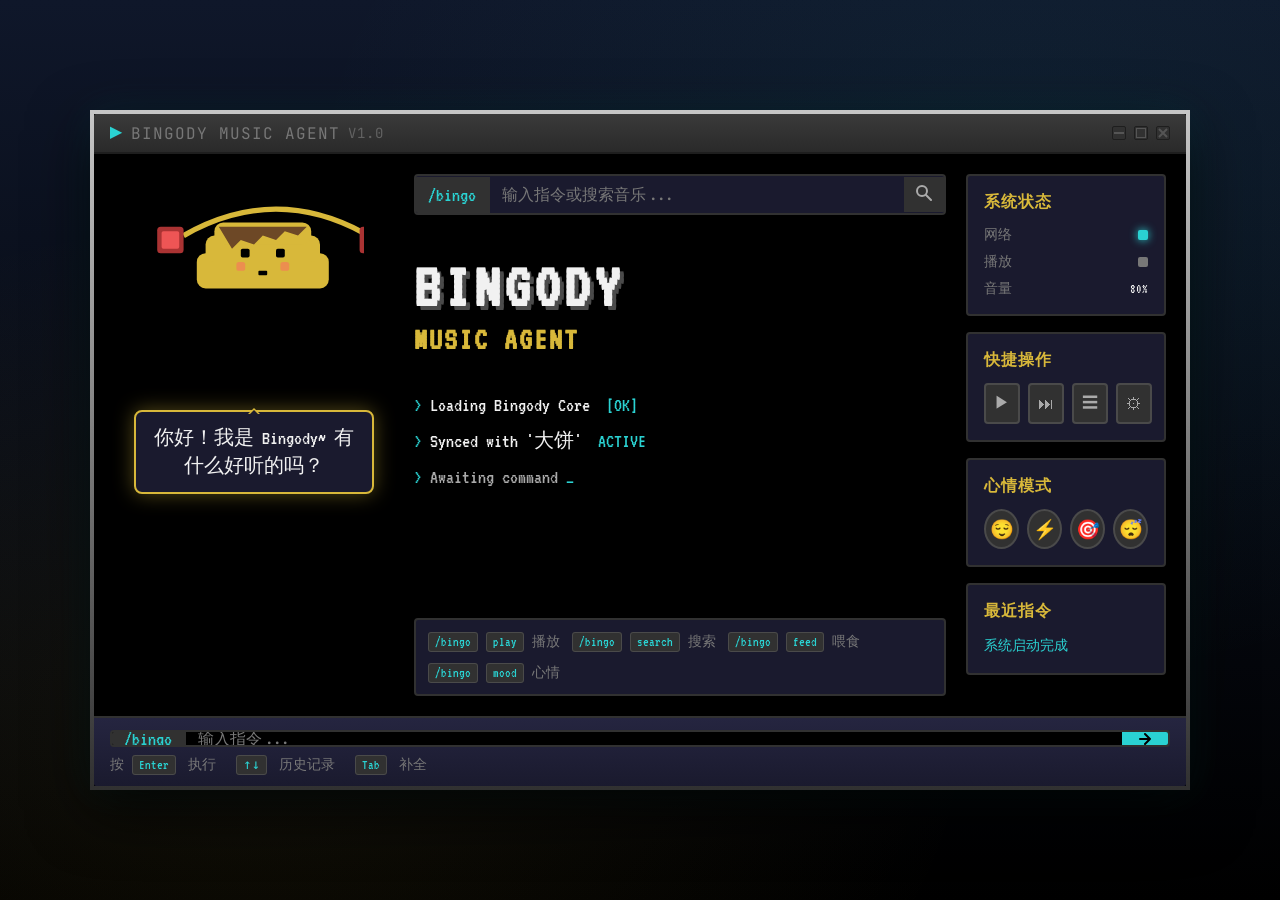
<file: music-agent/UI设计/index.html>
<!DOCTYPE html>
<html lang="zh-CN">
<head>
    <meta charset="UTF-8">
    <meta name="viewport" content="width=device-width, initial-scale=1.0">
    <title>Bingody Music Agent</title>
    <link rel="preconnect" href="https://fonts.googleapis.com">
    <link href="https://fonts.googleapis.com/css2?family=VT323&family=JetBrains+Mono:wght@400;500;700&display=swap" rel="stylesheet">
    <link rel="stylesheet" href="styles.css">
</head>
<body>
    <!-- Background atmosphere -->
    <div class="bg-texture"></div>
    <div class="bg-gradient"></div>

    <!-- Main Terminal Container -->
    <div class="terminal" id="terminal">
        <!-- Title Bar -->
        <header class="terminal-header">
            <div class="terminal-title">
                <span class="title-icon">▶</span>
                <span id="terminal-title-text">Bingody Music Agent</span>
                <span class="title-version">v1.0</span>
            </div>
            <div class="terminal-controls">
                <button class="ctrl-btn ctrl-minimize" title="最小化" data-action="minimize">
                    <svg width="10" height="10" viewBox="0 0 10 10"><rect x="0" y="4" width="10" height="2" fill="currentColor"/></svg>
                </button>
                <button class="ctrl-btn ctrl-maximize" title="最大化" data-action="maximize">
                    <svg width="10" height="10" viewBox="0 0 10 10"><rect x="0" y="0" width="10" height="10" fill="none" stroke="currentColor" stroke-width="2"/></svg>
                </button>
                <button class="ctrl-btn ctrl-close" title="关闭" data-action="close">
                    <svg width="10" height="10" viewBox="0 0 10 10"><path d="M1 1L9 9M9 1L1 9" stroke="currentColor" stroke-width="2"/></svg>
                </button>
            </div>
        </header>

        <!-- Terminal Body: 3-Column Layout -->
        <div class="terminal-body">
            <!-- Left: Mascot Zone -->
            <aside class="mascot-zone" id="mascot-zone">
                <div class="bingody-container">
                    <!-- SVG Sprite Container -->
                    <div class="bingody-sprite" id="bingody-sprite">
                        <!-- Default Idle State -->
                        <svg class="bingody-svg" viewBox="0 0 250 250" xmlns="http://www.w3.org/2000/svg">
                            <g transform="translate(10,10)">
                                <!-- Body layers -->
                                <rect x="50" y="80" width="150" height="40" fill="#d8b83a" rx="10"/>
                                <rect x="60" y="60" width="130" height="30" fill="#d8b83a" rx="10"/>
                                <rect x="70" y="45" width="110" height="25" fill="#d8b83a" rx="10"/>
                                <!-- Face details -->
                                <path d="M 75 50 L 175 50 L 165 60 L 150 55 L 140 65 L 125 60 L 115 70 L 100 65 L 90 75 Z" fill="#6d4826"/>
                                <!-- Eyes -->
                                <g class="bingody-eyes" transform="translate(100, 75)">
                                    <rect class="eye-left" x="0" y="0" width="10" height="10" fill="#000" rx="2"/>
                                    <rect class="eye-right" x="40" y="0" width="10" height="10" fill="#000" rx="2"/>
                                    <rect class="mouth" x="20" y="25" width="10" height="5" fill="#000" rx="1"/>
                                    <rect class="blush blush-left" x="-5" y="15" width="10" height="10" fill="rgba(255,100,100,0.5)" rx="3"/>
                                    <rect class="blush blush-right" x="45" y="15" width="10" height="10" fill="rgba(255,100,100,0.5)" rx="3"/>
                                </g>
                                <!-- Headphones -->
                                <g class="headphones" transform="translate(15, 60)">
                                    <path d="M 20 0 Q 125 -60 230 0" stroke="#d8b83a" stroke-width="6" fill="none"/>
                                    <g class="headphone-left" transform="translate(0, 0)">
                                        <rect x="-10" y="-10" width="30" height="30" fill="#aa3333" rx="4"/>
                                        <rect x="-5" y="-5" width="20" height="20" fill="#ee5555" rx="2" class="glow-pulse"/>
                                    </g>
                                    <g class="headphone-right" transform="translate(230, 0)">
                                        <rect x="-10" y="-10" width="30" height="30" fill="#aa3333" rx="4"/>
                                        <rect x="-5" y="-5" width="20" height="20" fill="#ee5555" rx="2" class="glow-pulse"/>
                                    </g>
                                </g>
                            </g>
                        </svg>
                        <!-- State: Play (wavy animation via CSS) -->
                        <svg class="bingody-svg state-play" viewBox="0 0 250 250" xmlns="http://www.w3.org/2000/svg" style="display:none">
                            <g transform="translate(10,10)">
                                <rect x="50" y="80" width="150" height="40" fill="#d8b83a" rx="10"/>
                                <rect x="60" y="60" width="130" height="30" fill="#d8b83a" rx="10"/>
                                <rect x="70" y="45" width="110" height="25" fill="#d8b83a" rx="10"/>
                                <path d="M 75 50 L 175 50 L 165 60 L 150 55 L 140 65 L 125 60 L 115 70 L 100 65 L 90 75 Z" fill="#6d4826"/>
                                <g transform="translate(100, 75)">
                                    <rect x="0" y="0" width="10" height="10" fill="#000" rx="2"/>
                                    <rect x="40" y="0" width="10" height="10" fill="#000" rx="2"/>
                                    <!-- Happy mouth -->
                                    <path d="M 15 25 Q 25 35 35 25" stroke="#000" stroke-width="3" fill="none"/>
                                    <rect x="-5" y="15" width="10" height="10" fill="rgba(255,100,100,0.5)" rx="3"/>
                                    <rect x="45" y="15" width="10" height="10" fill="rgba(255,100,100,0.5)" rx="3"/>
                                </g>
                                <g transform="translate(15, 60)">
                                    <path d="M 20 0 Q 125 -60 230 0" stroke="#d8b83a" stroke-width="6" fill="none"/>
                                    <g transform="translate(0, 0)">
                                        <rect x="-10" y="-10" width="30" height="30" fill="#aa3333" rx="4"/>
                                        <rect x="-5" y="-5" width="20" height="20" fill="#2ad2d2" rx="2" class="glow-pulse-fast"/>
                                    </g>
                                    <g transform="translate(230, 0)">
                                        <rect x="-10" y="-10" width="30" height="30" fill="#aa3333" rx="4"/>
                                        <rect x="-5" y="-5" width="20" height="20" fill="#2ad2d2" rx="2" class="glow-pulse-fast"/>
                                    </g>
                                </g>
                            </g>
                        </svg>
                        <!-- State: Search -->
                        <svg class="bingody-svg state-search" viewBox="0 0 250 250" xmlns="http://www.w3.org/2000/svg" style="display:none">
                            <g transform="translate(10,10)">
                                <rect x="50" y="80" width="150" height="40" fill="#d8b83a" rx="10"/>
                                <rect x="60" y="60" width="130" height="30" fill="#d8b83a" rx="10"/>
                                <rect x="70" y="45" width="110" height="25" fill="#d8b83a" rx="10"/>
                                <path d="M 75 50 L 175 50 L 165 60 L 150 55 L 140 65 L 125 60 L 115 70 L 100 65 L 90 75 Z" fill="#6d4826"/>
                                <g transform="translate(100, 75)">
                                    <!-- Searching eyes: ఠ_ఠ -->
                                    <g class="search-eyes">
                                        <rect x="0" y="0" width="10" height="10" fill="#000" rx="2" transform="rotate(-15 5 5)"/>
                                        <rect x="40" y="0" width="10" height="10" fill="#000" rx="2" transform="rotate(15 45 5)"/>
                                    </g>
                                    <rect x="20" y="25" width="10" height="5" fill="#000" rx="1"/>
                                    <rect x="-5" y="15" width="10" height="10" fill="rgba(255,100,100,0.5)" rx="3"/>
                                    <rect x="45" y="15" width="10" height="10" fill="rgba(255,100,100,0.5)" rx="3"/>
                                </g>
                                <g transform="translate(15, 60)">
                                    <path d="M 20 0 Q 125 -60 230 0" stroke="#d8b83a" stroke-width="6" fill="none"/>
                                    <g transform="translate(0, 0)">
                                        <rect x="-10" y="-10" width="30" height="30" fill="#aa3333" rx="4"/>
                                        <rect x="-5" y="-5" width="20" height="20" fill="#2ad2d2" rx="2" class="glow-pulse"/>
                                    </g>
                                    <g transform="translate(230, 0)">
                                        <rect x="-10" y="-10" width="30" height="30" fill="#aa3333" rx="4"/>
                                        <rect x="-5" y="-5" width="20" height="20" fill="#2ad2d2" rx="2" class="glow-pulse"/>
                                    </g>
                                </g>
                            </g>
                        </svg>
                        <!-- State: Error -->
                        <svg class="bingody-svg state-error" viewBox="0 0 250 250" xmlns="http://www.w3.org/2000/svg" style="display:none">
                            <g transform="translate(10,10)">
                                <rect x="50" y="80" width="150" height="40" fill="#ee5555" rx="10"/>
                                <rect x="60" y="60" width="130" height="30" fill="#ee5555" rx="10"/>
                                <rect x="70" y="45" width="110" height="25" fill="#ee5555" rx="10"/>
                                <path d="M 75 50 L 175 50 L 165 60 L 150 55 L 140 65 L 125 60 L 115 70 L 100 65 L 90 75 Z" fill="#6d4826"/>
                                <g transform="translate(100, 75)">
                                    <!-- X_X eyes -->
                                    <g class="error-eyes">
                                        <path d="M 0 0 L 10 10 M 10 0 L 0 10" stroke="#000" stroke-width="2"/>
                                        <path d="M 40 0 L 50 10 M 50 0 L 40 10" stroke="#000" stroke-width="2"/>
                                    </g>
                                    <rect x="20" y="25" width="10" height="5" fill="#000" rx="1"/>
                                </g>
                                <g transform="translate(15, 60)">
                                    <path d="M 20 0 Q 125 -60 230 0" stroke="#ee5555" stroke-width="6" fill="none"/>
                                    <g transform="translate(0, 0)">
                                        <rect x="-10" y="-10" width="30" height="30" fill="#aa3333" rx="4"/>
                                        <rect x="-5" y="-5" width="20" height="20" fill="#ff8888" rx="2"/>
                                    </g>
                                    <g transform="translate(230, 0)">
                                        <rect x="-10" y="-10" width="30" height="30" fill="#aa3333" rx="4"/>
                                        <rect x="-5" y="-5" width="20" height="20" fill="#ff8888" rx="2"/>
                                    </g>
                                </g>
                            </g>
                        </svg>
                        <!-- State: Chill -->
                        <svg class="bingody-svg state-chill" viewBox="0 0 250 250" xmlns="http://www.w3.org/2000/svg" style="display:none">
                            <g transform="translate(10,10)">
                                <rect x="50" y="80" width="150" height="40" fill="#d8b83a" rx="10"/>
                                <rect x="60" y="60" width="130" height="30" fill="#d8b83a" rx="10"/>
                                <rect x="70" y="45" width="110" height="25" fill="#d8b83a" rx="10"/>
                                <path d="M 75 50 L 175 50 L 165 60 L 150 55 L 140 65 L 125 60 L 115 70 L 100 65 L 90 75 Z" fill="#6d4826"/>
                                <g transform="translate(100, 75)">
                                    <!-- Chill eyes: ◡‿◡ -->
                                    <path d="M 0 8 Q 5 2 10 8" stroke="#000" stroke-width="2" fill="none"/>
                                    <path d="M 40 8 Q 45 2 50 8" stroke="#000" stroke-width="2" fill="none"/>
                                    <path d="M 15 25 Q 25 32 35 25" stroke="#000" stroke-width="2" fill="none"/>
                                    <rect x="-5" y="15" width="10" height="10" fill="rgba(255,150,150,0.6)" rx="3"/>
                                    <rect x="45" y="15" width="10" height="10" fill="rgba(255,150,150,0.6)" rx="3"/>
                                </g>
                                <g transform="translate(15, 60)">
                                    <path d="M 20 0 Q 125 -60 230 0" stroke="#d8b83a" stroke-width="6" fill="none"/>
                                    <g transform="translate(0, 0)">
                                        <rect x="-10" y="-10" width="30" height="30" fill="#aa3333" rx="4"/>
                                        <rect x="-5" y="-5" width="20" height="20" fill="#2ad2d2" rx="2" class="glow-soft"/>
                                    </g>
                                    <g transform="translate(230, 0)">
                                        <rect x="-10" y="-10" width="30" height="30" fill="#aa3333" rx="4"/>
                                        <rect x="-5" y="-5" width="20" height="20" fill="#2ad2d2" rx="2" class="glow-soft"/>
                                    </g>
                                </g>
                            </g>
                        </svg>
                    </div>
                    <!-- Floating notes decoration -->
                    <div class="floating-notes">
                        <span class="note note-1">♪</span>
                        <span class="note note-2">♫</span>
                        <span class="note note-3">♬</span>
                    </div>
                </div>
                <!-- Speech Bubble -->
                <div class="speech-bubble" id="speech-bubble">
                    <p class="speech-text" id="speech-text">你好！我是 Bingody~ 有什么好听的吗？</p>
                </div>
            </aside>

            <!-- Center: Main View -->
            <main class="main-view" id="main-view">
                <!-- Search Bar -->
                <div class="search-container">
                    <div class="search-wrapper">
                        <span class="search-prefix">/bingo</span>
                        <input type="text" class="search-input" id="search-input" placeholder="输入指令或搜索音乐..." autocomplete="off">
                        <button class="search-btn" id="search-btn" title="搜索">
                            <svg width="16" height="16" viewBox="0 0 16 16" fill="none">
                                <circle cx="6" cy="6" r="5" stroke="currentColor" stroke-width="2"/>
                                <path d="M10 10L15 15" stroke="currentColor" stroke-width="2" stroke-linecap="round"/>
                            </svg>
                        </button>
                    </div>
                </div>

                <!-- Content Area -->
                <div class="content-area" id="content-area">
                    <!-- Welcome / Now Playing -->
                    <section class="content-section" id="welcome-section">
                        <h1 class="main-title">BINGODY</h1>
                        <h2 class="sub-title">music agent</h2>
                        <div class="status-display">
                            <div class="status-line">
                                <span class="prompt">&gt;</span>
                                <span class="status-text">Loading Bingody Core</span>
                                <span class="status-ok">[OK]</span>
                            </div>
                            <div class="status-line">
                                <span class="prompt">&gt;</span>
                                <span class="status-text">Synced with '大饼'</span>
                                <span class="status-ok">ACTIVE</span>
                            </div>
                            <div class="status-line">
                                <span class="prompt">&gt;</span>
                                <span class="status-text status-waiting">Awaiting command</span>
                                <span class="cursor blink">_</span>
                            </div>
                        </div>
                    </section>

                    <!-- Search Results (hidden by default) -->
                    <section class="content-section search-results hidden" id="search-results-section">
                        <div class="results-header">
                            <h3>搜索结果</h3>
                            <button class="btn-ghost btn-close" id="close-results-btn">×</button>
                        </div>
                        <ul class="results-list" id="results-list">
                            <!-- Populated by JS -->
                        </ul>
                    </section>

                    <!-- Now Playing (hidden by default) -->
                    <section class="content-section now-playing hidden" id="now-playing-section">
                        <div class="now-playing-header">
                            <div class="np-info">
                                <h3 id="np-title">歌曲标题</h3>
                                <p id="np-artist">艺术家</p>
                            </div>
                            <div class="np-controls">
                                <button class="np-btn" id="np-prev" title="上一首">⏮</button>
                                <button class="np-btn np-btn-main" id="np-play-pause" title="播放/暂停">▶</button>
                                <button class="np-btn" id="np-next" title="下一首">⏭</button>
                            </div>
                        </div>
                        <!-- Progress Bar -->
                        <div class="progress-container">
                            <span class="time-current" id="time-current">0:00</span>
                            <div class="progress-bar" id="progress-bar">
                                <div class="progress-fill" id="progress-fill"></div>
                                <div class="progress-handle" id="progress-handle"></div>
                            </div>
                            <span class="time-total" id="time-total">0:00</span>
                        </div>
                        <!-- Spectrum -->
                        <div class="spectrum-container" id="spectrum-container">
                            <div class="spectrum-bar"></div><div class="spectrum-bar"></div><div class="spectrum-bar"></div>
                            <div class="spectrum-bar"></div><div class="spectrum-bar"></div><div class="spectrum-bar"></div>
                            <div class="spectrum-bar"></div><div class="spectrum-bar"></div><div class="spectrum-bar"></div>
                            <div class="spectrum-bar"></div><div class="spectrum-bar"></div><div class="spectrum-bar"></div>
                            <div class="spectrum-bar"></div><div class="spectrum-bar"></div><div class="spectrum-bar"></div>
                            <div class="spectrum-bar"></div><div class="spectrum-bar"></div><div class="spectrum-bar"></div>
                            <div class="spectrum-bar"></div><div class="spectrum-bar"></div><div class="spectrum-bar"></div>
                            <div class="spectrum-bar"></div><div class="spectrum-bar"></div><div class="spectrum-bar"></div>
                            <div class="spectrum-bar"></div><div class="spectrum-bar"></div><div class="spectrum-bar"></div>
                        </div>
                    </section>

                    <!-- Playlist Queue -->
                    <section class="content-section playlist hidden" id="playlist-section">
                        <div class="playlist-header">
                            <h3>播放队列</h3>
                            <span class="playlist-count" id="playlist-count">0 首</span>
                        </div>
                        <ul class="playlist-list" id="playlist-list">
                            <!-- Populated by JS -->
                        </ul>
                    </section>
                </div>

                <!-- Command Hints -->
                <div class="command-hints" id="command-hints">
                    <span class="hint"><kbd>/bingo</kbd> <kbd>play</kbd> 播放</span>
                    <span class="hint"><kbd>/bingo</kbd> <kbd>search</kbd> 搜索</span>
                    <span class="hint"><kbd>/bingo</kbd> <kbd>feed</kbd> 喂食</span>
                    <span class="hint"><kbd>/bingo</kbd> <kbd>mood</kbd> 心情</span>
                </div>
            </main>

            <!-- Right: Jukebox Widget Panel -->
            <aside class="jukebox-widget" id="jukebox-widget">
                <!-- System Status -->
                <div class="widget-section system-status">
                    <h4 class="widget-title">系统状态</h4>
                    <div class="status-grid">
                        <div class="status-item">
                            <span class="status-label">网络</span>
                            <span class="status-indicator online" id="net-status"></span>
                        </div>
                        <div class="status-item">
                            <span class="status-label">播放</span>
                            <span class="status-indicator" id="play-status"></span>
                        </div>
                        <div class="status-item">
                            <span class="status-label">音量</span>
                            <span class="status-value" id="volume-value">80%</span>
                        </div>
                    </div>
                </div>

                <!-- Quick Actions -->
                <div class="widget-section quick-actions">
                    <h4 class="widget-title">快捷操作</h4>
                    <div class="action-buttons">
                        <button class="action-btn" data-action="play-pause" title="播放/暂停">
                            <span class="action-icon">▶</span>
                        </button>
                        <button class="action-btn" data-action="next" title="下一首">
                            <span class="action-icon">⏭</span>
                        </button>
                        <button class="action-btn" data-action="queue" title="播放队列">
                            <span class="action-icon">☰</span>
                        </button>
                        <button class="action-btn" data-action="settings" title="设置">
                            <span class="action-icon">⚙</span>
                        </button>
                    </div>
                </div>

                <!-- Mood Selector -->
                <div class="widget-section mood-selector">
                    <h4 class="widget-title">心情模式</h4>
                    <div class="mood-buttons">
                        <button class="mood-btn" data-mood="chill" title="放松">😌</button>
                        <button class="mood-btn" data-mood="energetic" title="活力">⚡</button>
                        <button class="mood-btn" data-mood="focus" title="专注">🎯</button>
                        <button class="mood-btn" data-mood="sleepy" title="助眠">😴</button>
                    </div>
                </div>

                <!-- Recent Commands Log -->
                <div class="widget-section command-log">
                    <h4 class="widget-title">最近指令</h4>
                    <ul class="log-list" id="command-log">
                        <li class="log-entry log-system">系统启动完成</li>
                    </ul>
                </div>
            </aside>
        </div>

        <!-- Input Area -->
        <footer class="terminal-input">
            <div class="input-wrapper">
                <span class="input-prefix" id="input-prefix">/bingo</span>
                <input type="text" class="terminal-text-input" id="terminal-input" placeholder="输入指令..." autocomplete="off" spellcheck="false">
                <button class="input-submit" id="submit-btn" title="执行">
                    <svg width="14" height="14" viewBox="0 0 14 14" fill="none">
                        <path d="M2 7H12M12 7L7 2M12 7L7 12" stroke="currentColor" stroke-width="2" stroke-linecap="round" stroke-linejoin="round"/>
                    </svg>
                </button>
            </div>
            <div class="input-hints">
                <span class="input-hint">按 <kbd>Enter</kbd> 执行</span>
                <span class="input-hint"><kbd>↑↓</kbd> 历史记录</span>
                <span class="input-hint"><kbd>Tab</kbd> 补全</span>
            </div>
        </footer>
    </div>

    <!-- Particle System Container -->
    <div class="particles" id="particles"></div>

    <!-- Toast Notifications -->
    <div class="toast-container" id="toast-container"></div>

    <script src="app.js"></script>
</body>
</html>
</file>
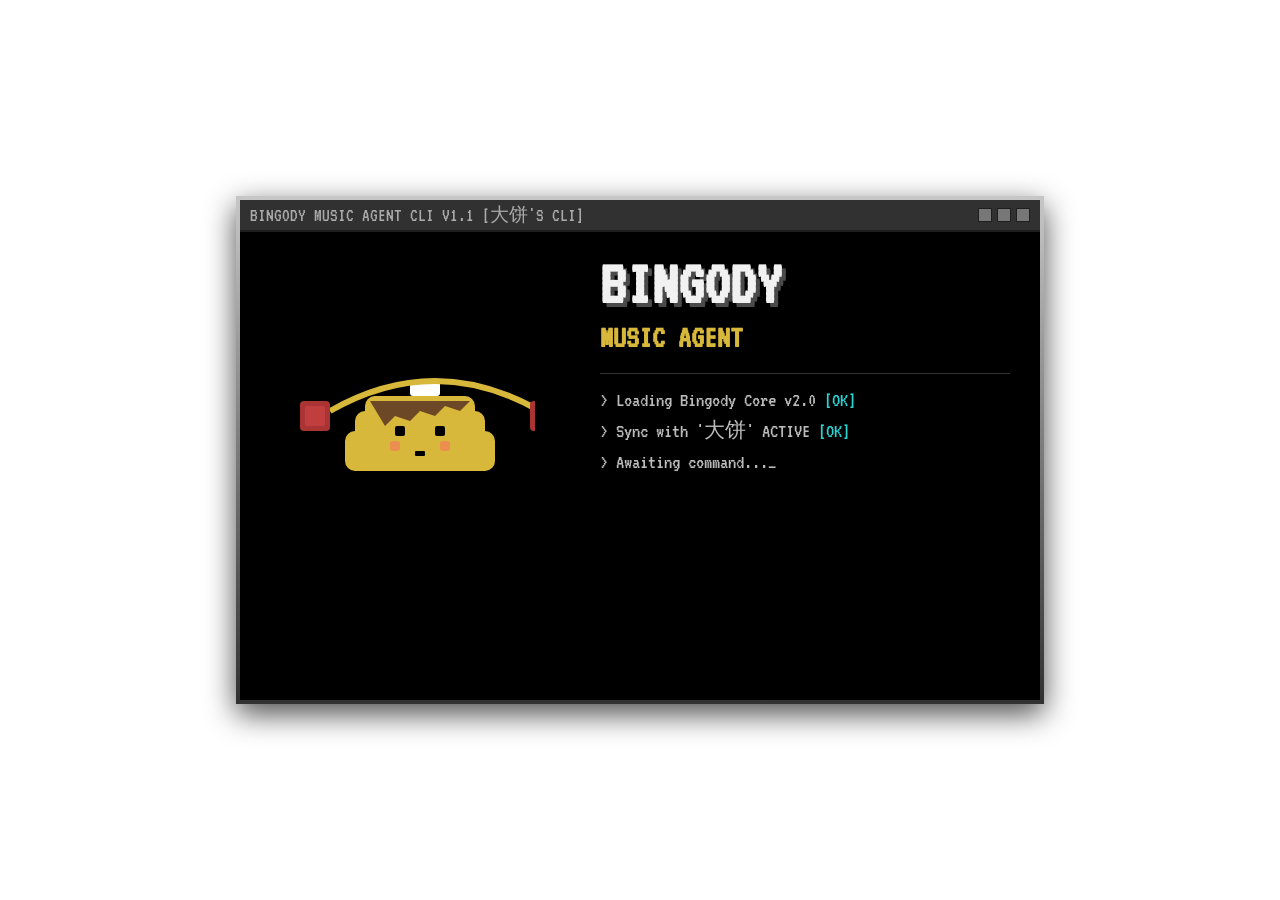
<file: music-agent/UI设计/gemini-code-1777996412540.html>
<!DOCTYPE html>
<html lang="zh-CN">
<head>
    <meta charset="UTF-8">
    <meta name="viewport" content="width=device-width, initial-scale=1.0">
    <title>Bingody Music Agent CLI - 大饼's伙伴</title>
    <style>
        /* 应用一个类似Minecraft的像素字体 */
        @import url('https://fonts.googleapis.com/css2?family=VT323&display=swap');

        body {
            margin: 0;
            padding: 0;
            background-image: url('https://i.imgur.com/8Q7P1Hw.png'); /* Minecraft石砖纹理 */
            background-repeat: repeat;
            display: flex;
            justify-content: center;
            align-items: center;
            height: 100vh;
            color: #f1f1f1;
            font-family: 'VT323', monospace; /* 像素字体 */
            overflow: hidden;
        }

        /* 终端窗口容器 */
        .mc-terminal {
            width: 800px;
            height: 500px;
            background-color: #000000;
            border: 4px solid;
            border-image: linear-gradient(#c6c6c6, #313131) 1; /* 经典的MC灰度像素边框 */
            border-radius: 4px;
            display: flex;
            flex-direction: column;
            overflow: hidden;
            box-shadow: 0 10px 30px rgba(0,0,0,0.7);
        }

        /* 终端标题栏 */
        .terminal-header {
            height: 30px;
            background-color: #313131;
            border-bottom: 2px solid #1e1e1e;
            display: flex;
            justify-content: space-between;
            align-items: center;
            padding: 0 10px;
        }

        .terminal-title {
            color: #aaaaaa;
            font-size: 1.2rem;
            text-transform: uppercase;
        }

        .terminal-controls {
            display: flex;
            gap: 5px;
        }

        .terminal-btn {
            width: 12px;
            height: 12px;
            background-color: #777777;
            border: 1px solid #1e1e1e;
        }

        /* 终端主体内容（左右分栏） */
        .terminal-body {
            flex: 1;
            padding: 20px;
            display: flex;
            justify-content: space-between;
            align-items: center;
            position: relative;
        }

        /* 左侧 Bingody 形象容器 */
        .bingody-container {
            width: 300px;
            height: 300px;
            display: flex;
            justify-content: center;
            align-items: center;
            position: relative;
        }

        /* 使用 SVG 构建修改后的 Voxel Bingody，更像 Pancake */
        #bingody-sprite {
            width: 100%;
            height: 100%;
            display: flex;
            justify-content: center;
            align-items: center;
        }

        /* 右侧文本区域 */
        .text-container {
            width: 420px;
            height: 100%;
            display: flex;
            flex-direction: column;
            justify-content: flex-start;
            padding-right: 10px;
            box-sizing: border-box;
        }

        .main-title {
            color: #f1f1f1;
            font-size: 4rem;
            margin: 0 0 5px 0;
            text-transform: uppercase;
            text-shadow: 4px 4px #4a4a4a; /* 增加体素深度感 */
        }

        .sub-title {
            color: #d8b83a; /* 金黄色 */
            font-size: 2rem;
            margin: 0 0 20px 0;
            text-transform: uppercase;
        }

        /* 模拟终端命令行输出 */
        .status-lines {
            font-size: 1.3rem;
            color: #bbbbbb;
            line-height: 1.5;
            flex: 1;
            overflow-y: auto;
            border-top: 1px solid #313131;
            padding-top: 10px;
        }

        .prompt {
            color: #2ad2d2; /* 青色提示符 */
        }

        .status-loaded {
            color: #2ad2d2; /* 加载成功 */
        }

        /* 动态闪烁的光标 */
        .blink {
            animation: blinker 1s linear infinite;
        }

        @keyframes blinker {
            50% {
                opacity: 0;
            }
        }

        /* 动态飘过的粒子（音符） */
        .particle {
            position: absolute;
            width: 12px;
            height: 12px;
            background-color: #d8b83a;
            border-radius: 2px;
            opacity: 0;
            pointer-events: none;
        }

    </style>
</head>
<body>

    <div class="mc-terminal">
        <div class="terminal-header">
            <span class="terminal-title">Bingody Music Agent CLI v1.1 [大饼's CLI]</span>
            <div class="terminal-controls">
                <div class="terminal-btn"></div>
                <div class="terminal-btn"></div>
                <div class="terminal-btn"></div>
            </div>
        </div>
        <div class="terminal-body">
            <div class="bingody-container">
                <div id="bingody-sprite">
                    <svg width="250" height="250" viewBox="0 0 250 250" xmlns="http://www.w3.org/2000/svg">
                        <g transform="translate(10,10)">
                            <rect x="50" y="80" width="150" height="40" fill="#d8b83a" rx="10"/> <rect x="60" y="60" width="130" height="30" fill="#d8b83a" rx="10"/> <rect x="70" y="45" width="110" height="25" fill="#d8b83a" rx="10"/> <path d="M 75 50 L 175 50 L 165 60 L 150 55 L 140 65 L 125 60 L 115 70 L 100 65 L 90 75 Z" fill="#6d4826" />
                            <rect x="115" y="30" width="30" height="15" fill="#ffffff" rx="3"/>
                            
                            <g transform="translate(100, 75)">
                                <rect x="0" y="0" width="10" height="10" fill="#000" rx="2" />
                                <rect x="40" y="0" width="10" height="10" fill="#000" rx="2" />
                                <rect x="20" y="25" width="10" height="5" fill="#000" rx="1" /> <rect x="-5" y="15" width="10" height="10" fill="rgba(255,100,100,0.5)" rx="3" />
                                <rect x="45" y="15" width="10" height="10" fill="rgba(255,100,100,0.5)" rx="3" />
                            </g>

                            <g transform="translate(15, 60)">
                                <path d="M 20 0 Q 125 -60 230 0" stroke="#d8b83a" stroke-width="6" fill="none" />
                                <g transform="translate(0, 0)">
                                    <rect x="-10" y="-10" width="30" height="30" fill="#aa3333" rx="4"/>
                                    <rect x="-5" y="-5" width="20" height="20" fill="#ee5555" rx="2">
                                        <animate attributeName="opacity" values="1;0.3;1" dur="2s" repeatCount="indefinite" />
                                    </rect>
                                </g>
                                <g transform="translate(230, 0)">
                                    <rect x="-10" y="-10" width="30" height="30" fill="#aa3333" rx="4"/>
                                    <rect x="-5" y="-5" width="20" height="20" fill="#ee5555" rx="2">
                                        <animate attributeName="opacity" values="1;0.3;1" dur="2.1s" repeatCount="indefinite" />
                                    </rect>
                                </g>
                            </g>
                        </g>
                    </svg>
                </div>
            </div>
            <div class="text-container">
                <h1 class="main-title">BINGODY</h1>
                <h2 class="sub-title">music agent</h2>
                <div class="status-lines">
                    > Loading Bingody Core v2.0 <span class="status-loaded">[OK]</span><br>
                    > Sync with '大饼' ACTIVE <span class="status-loaded">[OK]</span><br>
                    > Awaiting command...<span class="blink">_</span>
                </div>
            </div>
        </div>
    </div>

    <script>
        const body = document.querySelector('.mc-terminal .terminal-body');
        const colors = ['#d8b83a', '#2ad2d2', '#ee5555']; // 粒子颜色

        function createParticle() {
            const particle = document.createElement('div');
            particle.classList.add('particle');
            
            // 随机大小
            const size = Math.random() * 10 + 6;
            particle.style.width = size + 'px';
            particle.style.height = size + 'px';
            particle.style.backgroundColor = colors[Math.floor(Math.random() * colors.length)];
            
            // 随机起始位置 (主要从Bingody或文本周围开始)
            const startX = (Math.random() * 0.4 + 0.1) * 800; // Left side mostly
            const startY = (Math.random() * 0.5 + 0.25) * 500;
            particle.style.left = startX + 'px';
            particle.style.top = startY + 'px';

            body.appendChild(particle);

            // 动画
            const duration = Math.random() * 4 + 2;
            particle.animate([
                { transform: 'translate(0, 0) scale(1)', opacity: 0 },
                { transform: 'translate(0, 0) scale(1)', opacity: 1, offset: 0.1 },
                { transform: `translate(${(Math.random() - 0.5) * 200}px, ${(Math.random() - 1) * 300}px) scale(0.1)`, opacity: 0 }
            ], {
                duration: duration * 1000,
                easing: 'ease-out',
                fill: 'forwards'
            }).onfinish = () => {
                particle.remove();
            };
        }

        // 定期创建粒子
        setInterval(createParticle, 300);
    </script>
</body>
</html>
</file>
<file: music-agent/UI设计/styles.css>
/* ==========================================================================
   Bingody Music Agent - Terminal UI Framework
   Design: Voxel Art / Minecraft / Pixel Retro Style
   ========================================================================== */

/* --------------------------------------------------------------------------
   CSS Variables (Design Tokens)
   -------------------------------------------------------------------------- */
:root {
    /* Brand Colors */
    --color-gold: #d8b83a;
    --color-gold-dark: #b8962e;
    --color-cyan: #2ad2d2;
    --color-cyan-glow: rgba(42, 210, 210, 0.4);
    --color-error: #ee5555;
    --color-error-dark: #cc4444;
    --color-bg-deep: #0f172a;
    --color-bg-black: #000000;
    --color-surface: #1a1a2e;
    --color-surface-light: #252540;
    --color-border: #313131;
    --color-border-light: #4a4a4a;
    --color-text: #f1f1f1;
    --color-text-dim: #aaaaaa;
    --color-text-muted: #777777;

    /* Typography */
    --font-pixel: 'VT323', monospace;
    --font-mono: 'JetBrains Mono', 'Fira Code', monospace;
    --font-size-xs: 0.875rem;
    --font-size-sm: 1rem;
    --font-size-md: 1.25rem;
    --font-size-lg: 1.5rem;
    --font-size-xl: 2rem;
    --font-size-2xl: 3rem;
    --font-size-3xl: 4rem;

    /* Spacing */
    --space-1: 4px;
    --space-2: 8px;
    --space-3: 12px;
    --space-4: 16px;
    --space-5: 20px;
    --space-6: 24px;
    --space-8: 32px;
    --space-10: 40px;

    /* Layout */
    --terminal-width: 1100px;
    --terminal-height: 680px;
    --header-height: 40px;
    --input-height: 70px;
    --mascot-width: 280px;
    --widget-width: 200px;

    /* Effects */
    --shadow-terminal: 0 20px 60px rgba(0, 0, 0, 0.8), 0 0 40px rgba(42, 210, 210, 0.1);
    --shadow-glow-cyan: 0 0 20px var(--color-cyan-glow);
    --shadow-glow-gold: 0 0 20px rgba(216, 184, 58, 0.4);
    --transition-fast: 150ms ease;
    --transition-normal: 250ms ease;
    --transition-slow: 400ms ease;
}

/* --------------------------------------------------------------------------
   Reset & Base
   -------------------------------------------------------------------------- */
*, *::before, *::after {
    box-sizing: border-box;
    margin: 0;
    padding: 0;
}

html {
    font-size: 16px;
    -webkit-font-smoothing: antialiased;
    -moz-osx-font-smoothing: grayscale;
}

body {
    min-height: 100vh;
    background-color: var(--color-bg-deep);
    color: var(--color-text);
    font-family: var(--font-mono);
    overflow: hidden;
    display: flex;
    justify-content: center;
    align-items: center;
}

/* --------------------------------------------------------------------------
   Background Atmosphere
   -------------------------------------------------------------------------- */
.bg-texture {
    position: fixed;
    inset: 0;
    background-image: url('https://i.imgur.com/8Q7P1Hw.png');
    background-repeat: repeat;
    opacity: 0.15;
    pointer-events: none;
    z-index: 0;
}

.bg-gradient {
    position: fixed;
    inset: 0;
    background:
        radial-gradient(ellipse at 20% 80%, rgba(216, 184, 58, 0.08) 0%, transparent 50%),
        radial-gradient(ellipse at 80% 20%, rgba(42, 210, 210, 0.06) 0%, transparent 50%),
        linear-gradient(180deg, var(--color-bg-deep) 0%, var(--color-bg-black) 100%);
    pointer-events: none;
    z-index: 0;
}

/* --------------------------------------------------------------------------
   Terminal Container
   -------------------------------------------------------------------------- */
.terminal {
    position: relative;
    z-index: 1;
    width: var(--terminal-width);
    height: var(--terminal-height);
    background-color: var(--color-bg-black);
    border: 4px solid var(--color-border);
    border-image: linear-gradient(#c6c6c6, #313131) 1;
    border-radius: 6px;
    display: flex;
    flex-direction: column;
    overflow: hidden;
    box-shadow: var(--shadow-terminal);
}

/* --------------------------------------------------------------------------
   Terminal Header
   -------------------------------------------------------------------------- */
.terminal-header {
    height: var(--header-height);
    background: linear-gradient(180deg, #3a3a3a 0%, #2a2a2a 100%);
    border-bottom: 2px solid #1e1e1e;
    display: flex;
    justify-content: space-between;
    align-items: center;
    padding: 0 var(--space-4);
    user-select: none;
}

.terminal-title {
    display: flex;
    align-items: center;
    gap: var(--space-2);
    color: var(--color-text-muted);
    font-size: var(--font-size-sm);
    text-transform: uppercase;
    letter-spacing: 1px;
}

.title-icon {
    color: var(--color-cyan);
    font-size: var(--font-size-md);
}

.title-version {
    color: var(--color-text-muted);
    font-size: var(--font-size-xs);
    opacity: 0.7;
}

.terminal-controls {
    display: flex;
    gap: var(--space-2);
}

.ctrl-btn {
    width: 14px;
    height: 14px;
    background: var(--color-border);
    border: 1px solid #1e1e1e;
    border-radius: 2px;
    cursor: pointer;
    display: flex;
    align-items: center;
    justify-content: center;
    color: #555;
    transition: var(--transition-fast);
}

.ctrl-btn:hover {
    background: #555;
    color: #fff;
}

.ctrl-close:hover {
    background: var(--color-error);
    color: #fff;
}

/* --------------------------------------------------------------------------
   Terminal Body (3-Column Layout)
   -------------------------------------------------------------------------- */
.terminal-body {
    flex: 1;
    display: flex;
    padding: var(--space-5);
    gap: var(--space-5);
    overflow: hidden;
}

/* --------------------------------------------------------------------------
   Mascot Zone (Left)
   -------------------------------------------------------------------------- */
.mascot-zone {
    width: var(--mascot-width);
    display: flex;
    flex-direction: column;
    align-items: center;
    gap: var(--space-4);
}

.bingody-container {
    position: relative;
    width: 220px;
    height: 220px;
    display: flex;
    justify-content: center;
    align-items: center;
}

.bingody-sprite {
    width: 100%;
    height: 100%;
    display: flex;
    justify-content: center;
    align-items: center;
}

.bingody-svg {
    width: 100%;
    height: 100%;
    filter: drop-shadow(0 4px 8px rgba(0, 0, 0, 0.5));
}

/* Idle breathing animation */
@keyframes breathe {
    0%, 100% { transform: scaleY(1); }
    50% { transform: scaleY(0.95); }
}

.bingody-svg {
    animation: breathe 3s ease-in-out infinite;
}

/* Play state wobble */
@keyframes wobble {
    0%, 100% { transform: rotate(0deg); }
    25% { transform: rotate(-3deg); }
    75% { transform: rotate(3deg); }
}

.bingody-svg.state-play {
    animation: wobble 0.6s ease-in-out infinite;
}

/* Glow pulse animations */
@keyframes glow-pulse {
    0%, 100% { opacity: 1; }
    50% { opacity: 0.4; }
}

.glow-pulse {
    animation: glow-pulse 2s ease-in-out infinite;
}

@keyframes glow-pulse-fast {
    0%, 100% { opacity: 1; }
    50% { opacity: 0.3; }
}

.glow-pulse-fast {
    animation: glow-pulse-fast 0.8s ease-in-out infinite;
}

@keyframes glow-soft {
    0%, 100% { opacity: 0.6; }
    50% { opacity: 1; }
}

.glow-soft {
    animation: glow-soft 3s ease-in-out infinite;
}

/* Floating notes */
.floating-notes {
    position: absolute;
    inset: 0;
    pointer-events: none;
    overflow: hidden;
}

.note {
    position: absolute;
    font-size: 1.5rem;
    color: var(--color-gold);
    opacity: 0;
    animation: float-note 4s ease-in-out infinite;
}

.note-1 { left: 20%; animation-delay: 0s; }
.note-2 { left: 50%; animation-delay: 1.3s; }
.note-3 { left: 80%; animation-delay: 2.6s; }

@keyframes float-note {
    0% {
        bottom: -20px;
        opacity: 0;
        transform: translateX(0) rotate(0deg);
    }
    20% { opacity: 0.8; }
    80% { opacity: 0.8; }
    100% {
        bottom: 100%;
        opacity: 0;
        transform: translateX(20px) rotate(15deg);
    }
}

/* Speech Bubble */
.speech-bubble {
    background: var(--color-surface);
    border: 2px solid var(--color-gold);
    border-radius: 8px;
    padding: var(--space-3) var(--space-4);
    max-width: 240px;
    position: relative;
    box-shadow: var(--shadow-glow-gold);
}

.speech-bubble::before {
    content: '';
    position: absolute;
    top: -10px;
    left: 50%;
    transform: translateX(-50%);
    border: 6px solid transparent;
    border-bottom-color: var(--color-gold);
}

.speech-bubble::after {
    content: '';
    position: absolute;
    top: -6px;
    left: 50%;
    transform: translateX(-50%);
    border: 4px solid transparent;
    border-bottom-color: var(--color-surface);
}

.speech-text {
    font-family: var(--font-pixel);
    font-size: var(--font-size-md);
    color: var(--color-text);
    text-align: center;
    line-height: 1.4;
}

/* --------------------------------------------------------------------------
   Main View (Center)
   -------------------------------------------------------------------------- */
.main-view {
    flex: 1;
    display: flex;
    flex-direction: column;
    gap: var(--space-4);
    overflow: hidden;
}

/* Search Container */
.search-container {
    flex-shrink: 0;
}

.search-wrapper {
    display: flex;
    align-items: center;
    background: var(--color-surface);
    border: 2px solid var(--color-border);
    border-radius: 4px;
    overflow: hidden;
    transition: var(--transition-fast);
}

.search-wrapper:focus-within {
    border-color: var(--color-cyan);
    box-shadow: var(--shadow-glow-cyan);
}

.search-prefix {
    background: var(--color-border);
    color: var(--color-cyan);
    font-family: var(--font-pixel);
    font-size: var(--font-size-md);
    padding: var(--space-2) var(--space-3);
    border-right: 2px solid var(--color-border);
}

.search-input {
    flex: 1;
    background: transparent;
    border: none;
    outline: none;
    color: var(--color-text);
    font-family: var(--font-mono);
    font-size: var(--font-size-sm);
    padding: var(--space-2) var(--space-3);
}

.search-input::placeholder {
    color: var(--color-text-muted);
}

.search-btn {
    background: var(--color-border);
    border: none;
    color: var(--color-text-dim);
    padding: var(--space-2) var(--space-3);
    cursor: pointer;
    transition: var(--transition-fast);
}

.search-btn:hover {
    background: var(--color-cyan);
    color: var(--color-bg-black);
}

/* Content Area */
.content-area {
    flex: 1;
    overflow-y: auto;
    overflow-x: hidden;
    padding-right: var(--space-2);
}

.content-area::-webkit-scrollbar {
    width: 6px;
}

.content-area::-webkit-scrollbar-track {
    background: var(--color-surface);
}

.content-area::-webkit-scrollbar-thumb {
    background: var(--color-border-light);
    border-radius: 3px;
}

.content-section {
    margin-bottom: var(--space-6);
}

/* Welcome Section */
#welcome-section {
    padding: var(--space-6) 0;
}

.main-title {
    font-family: var(--font-pixel);
    font-size: var(--font-size-3xl);
    color: var(--color-text);
    text-transform: uppercase;
    text-shadow: 4px 4px 0 #4a4a4a;
    margin-bottom: var(--space-1);
    letter-spacing: 4px;
}

.sub-title {
    font-family: var(--font-pixel);
    font-size: var(--font-size-xl);
    color: var(--color-gold);
    text-transform: uppercase;
    margin-bottom: var(--space-8);
    letter-spacing: 2px;
}

.status-display {
    font-family: var(--font-pixel);
    font-size: var(--font-size-md);
    line-height: 1.8;
}

.status-line {
    display: flex;
    align-items: center;
    gap: var(--space-2);
}

.prompt {
    color: var(--color-cyan);
}

.status-ok {
    color: var(--color-cyan);
    margin-left: var(--space-2);
}

.status-waiting {
    color: var(--color-text-dim);
}

@keyframes blinker {
    50% { opacity: 0; }
}

.cursor.blink {
    animation: blinker 1s linear infinite;
    color: var(--color-cyan);
}

/* Search Results */
.results-header {
    display: flex;
    justify-content: space-between;
    align-items: center;
    margin-bottom: var(--space-4);
}

.results-header h3,
.playlist-header h3 {
    font-family: var(--font-pixel);
    font-size: var(--font-size-lg);
    color: var(--color-gold);
    text-transform: uppercase;
}

.btn-ghost {
    background: transparent;
    border: 2px solid var(--color-border);
    color: var(--color-text-dim);
    width: 32px;
    height: 32px;
    border-radius: 4px;
    cursor: pointer;
    font-size: 1.2rem;
    display: flex;
    align-items: center;
    justify-content: center;
    transition: var(--transition-fast);
}

.btn-ghost:hover {
    border-color: var(--color-cyan);
    color: var(--color-cyan);
}

.results-list,
.playlist-list {
    list-style: none;
    display: flex;
    flex-direction: column;
    gap: var(--space-2);
}

.result-item,
.playlist-item {
    background: var(--color-surface);
    border: 2px solid var(--color-border);
    border-radius: 4px;
    padding: var(--space-3) var(--space-4);
    cursor: pointer;
    transition: var(--transition-fast);
    display: flex;
    justify-content: space-between;
    align-items: center;
}

.result-item:hover,
.playlist-item:hover {
    border-color: var(--color-cyan);
    background: var(--color-surface-light);
}

.result-item.playing,
.playlist-item.playing {
    border-color: var(--color-gold);
    background: rgba(216, 184, 58, 0.1);
}

.result-info,
.playlist-info {
    display: flex;
    flex-direction: column;
    gap: 2px;
}

.result-title,
.playlist-title {
    font-size: var(--font-size-sm);
    color: var(--color-text);
    font-weight: 500;
}

.result-artist,
.playlist-artist {
    font-size: var(--font-size-xs);
    color: var(--color-text-muted);
}

.result-duration,
.playlist-duration {
    font-family: var(--font-pixel);
    font-size: var(--font-size-sm);
    color: var(--color-text-muted);
}

/* Now Playing */
.now-playing-header {
    display: flex;
    justify-content: space-between;
    align-items: flex-start;
    margin-bottom: var(--space-5);
}

.np-info h3 {
    font-family: var(--font-pixel);
    font-size: var(--font-size-xl);
    color: var(--color-text);
    margin-bottom: var(--space-1);
}

.np-info p {
    font-size: var(--font-size-sm);
    color: var(--color-gold);
}

.np-controls {
    display: flex;
    gap: var(--space-2);
    align-items: center;
}

.np-btn {
    background: var(--color-surface);
    border: 2px solid var(--color-border);
    color: var(--color-text-dim);
    width: 40px;
    height: 40px;
    border-radius: 4px;
    cursor: pointer;
    font-size: 1rem;
    display: flex;
    align-items: center;
    justify-content: center;
    transition: var(--transition-fast);
}

.np-btn:hover {
    border-color: var(--color-cyan);
    color: var(--color-cyan);
}

.np-btn-main {
    width: 50px;
    height: 50px;
    background: var(--color-gold);
    border-color: var(--color-gold-dark);
    color: var(--color-bg-black);
    font-size: 1.2rem;
}

.np-btn-main:hover {
    background: var(--color-cyan);
    border-color: var(--color-cyan);
    color: var(--color-bg-black);
    box-shadow: var(--shadow-glow-cyan);
}

/* Progress Bar */
.progress-container {
    display: flex;
    align-items: center;
    gap: var(--space-3);
    margin-bottom: var(--space-5);
}

.time-current,
.time-total {
    font-family: var(--font-pixel);
    font-size: var(--font-size-sm);
    color: var(--color-text-muted);
    min-width: 40px;
}

.progress-bar {
    flex: 1;
    height: 12px;
    background: var(--color-surface);
    border: 2px solid var(--color-border);
    border-radius: 2px;
    position: relative;
    cursor: pointer;
}

.progress-fill {
    height: 100%;
    background: linear-gradient(90deg, var(--color-gold) 0%, var(--color-gold-dark) 100%);
    width: 0%;
    transition: width 0.1s linear;
}

.progress-handle {
    position: absolute;
    top: 50%;
    left: 0%;
    transform: translate(-50%, -50%);
    width: 16px;
    height: 16px;
    background: var(--color-gold);
    border: 2px solid var(--color-gold-dark);
    border-radius: 2px;
    opacity: 0;
    transition: var(--transition-fast);
}

.progress-bar:hover .progress-handle {
    opacity: 1;
}

/* Spectrum Visualizer */
.spectrum-container {
    display: flex;
    align-items: flex-end;
    gap: 3px;
    height: 60px;
    padding: var(--space-2);
    background: var(--color-surface);
    border: 2px solid var(--color-border);
    border-radius: 4px;
}

.spectrum-bar {
    flex: 1;
    background: linear-gradient(180deg, var(--color-cyan) 0%, var(--color-gold) 100%);
    min-height: 4px;
    border-radius: 1px;
    animation: spectrum-dance 0.5s ease-in-out infinite alternate;
}

.spectrum-bar:nth-child(odd) { animation-delay: 0.1s; }
.spectrum-bar:nth-child(3n) { animation-delay: 0.2s; }
.spectrum-bar:nth-child(5n) { animation-delay: 0.15s; }

@keyframes spectrum-dance {
    0% { height: 20%; }
    100% { height: 90%; }
}

/* Playlist */
.playlist-header {
    display: flex;
    justify-content: space-between;
    align-items: center;
    margin-bottom: var(--space-4);
}

.playlist-count {
    font-family: var(--font-pixel);
    font-size: var(--font-size-sm);
    color: var(--color-text-muted);
}

/* Command Hints */
.command-hints {
    display: flex;
    flex-wrap: wrap;
    gap: var(--space-3);
    padding: var(--space-3);
    background: var(--color-surface);
    border: 2px solid var(--color-border);
    border-radius: 4px;
}

.hint {
    font-size: var(--font-size-xs);
    color: var(--color-text-muted);
}

kbd {
    background: var(--color-border);
    border: 1px solid var(--color-border-light);
    border-radius: 3px;
    padding: 2px 6px;
    font-family: var(--font-pixel);
    font-size: var(--font-size-xs);
    color: var(--color-cyan);
}

/* --------------------------------------------------------------------------
   Jukebox Widget (Right)
   -------------------------------------------------------------------------- */
.jukebox-widget {
    width: var(--widget-width);
    display: flex;
    flex-direction: column;
    gap: var(--space-4);
}

.widget-section {
    background: var(--color-surface);
    border: 2px solid var(--color-border);
    border-radius: 4px;
    padding: var(--space-4);
}

.widget-title {
    font-family: var(--font-pixel);
    font-size: var(--font-size-sm);
    color: var(--color-gold);
    text-transform: uppercase;
    margin-bottom: var(--space-3);
    letter-spacing: 1px;
}

/* System Status */
.status-grid {
    display: flex;
    flex-direction: column;
    gap: var(--space-2);
}

.status-item {
    display: flex;
    justify-content: space-between;
    align-items: center;
    font-size: var(--font-size-xs);
}

.status-label {
    color: var(--color-text-muted);
}

.status-indicator {
    width: 10px;
    height: 10px;
    background: var(--color-text-muted);
    border-radius: 2px;
    position: relative;
}

.status-indicator.online {
    background: var(--color-cyan);
    box-shadow: 0 0 8px var(--color-cyan);
}

.status-indicator.playing {
    background: var(--color-gold);
    animation: glow-pulse 1s ease-in-out infinite;
}

.status-value {
    color: var(--color-text);
    font-family: var(--font-pixel);
}

/* Quick Actions */
.action-buttons {
    display: grid;
    grid-template-columns: repeat(4, 1fr);
    gap: var(--space-2);
}

.action-btn {
    background: var(--color-border);
    border: 2px solid var(--color-border-light);
    border-radius: 4px;
    padding: var(--space-2);
    cursor: pointer;
    transition: var(--transition-fast);
    display: flex;
    align-items: center;
    justify-content: center;
}

.action-btn:hover {
    border-color: var(--color-cyan);
    background: rgba(42, 210, 210, 0.1);
}

.action-btn:hover .action-icon {
    color: var(--color-cyan);
}

.action-icon {
    font-size: 1rem;
    color: var(--color-text-dim);
    transition: var(--transition-fast);
}

/* Mood Selector */
.mood-buttons {
    display: flex;
    gap: var(--space-2);
    justify-content: center;
}

.mood-btn {
    width: 40px;
    height: 40px;
    background: var(--color-border);
    border: 2px solid var(--color-border-light);
    border-radius: 50%;
    cursor: pointer;
    font-size: 1.2rem;
    transition: var(--transition-fast);
    display: flex;
    align-items: center;
    justify-content: center;
}

.mood-btn:hover {
    transform: scale(1.1);
    border-color: var(--color-gold);
}

.mood-btn.active {
    border-color: var(--color-gold);
    background: rgba(216, 184, 58, 0.2);
    box-shadow: var(--shadow-glow-gold);
}

/* Command Log */
.log-list {
    list-style: none;
    display: flex;
    flex-direction: column;
    gap: var(--space-1);
    max-height: 100px;
    overflow-y: auto;
}

.log-entry {
    font-size: var(--font-size-xs);
    color: var(--color-text-muted);
    padding: 2px 0;
    border-bottom: 1px solid var(--color-border);
}

.log-entry:last-child {
    border-bottom: none;
}

.log-entry.log-system {
    color: var(--color-cyan);
}

.log-entry.log-command {
    color: var(--color-text);
}

.log-entry.log-error {
    color: var(--color-error);
}

/* --------------------------------------------------------------------------
   Terminal Input (Footer)
   -------------------------------------------------------------------------- */
.terminal-input {
    height: var(--input-height);
    background: linear-gradient(180deg, #252540 0%, #1a1a2e 100%);
    border-top: 2px solid var(--color-border);
    padding: var(--space-3) var(--space-4);
    display: flex;
    flex-direction: column;
    gap: var(--space-2);
}

.input-wrapper {
    display: flex;
    align-items: center;
    background: var(--color-bg-black);
    border: 2px solid var(--color-border);
    border-radius: 4px;
    overflow: hidden;
    transition: var(--transition-fast);
}

.input-wrapper:focus-within {
    border-color: var(--color-cyan);
    box-shadow: var(--shadow-glow-cyan);
}

#input-prefix {
    background: var(--color-border);
    color: var(--color-cyan);
    font-family: var(--font-pixel);
    font-size: var(--font-size-md);
    padding: var(--space-2) var(--space-3);
    border-right: 2px solid var(--color-border);
}

#terminal-input {
    flex: 1;
    background: transparent;
    border: none;
    outline: none;
    color: var(--color-text);
    font-family: var(--font-mono);
    font-size: var(--font-size-sm);
    padding: var(--space-2) var(--space-3);
}

#terminal-input::placeholder {
    color: var(--color-text-muted);
}

.input-submit {
    background: var(--color-cyan);
    border: none;
    color: var(--color-bg-black);
    padding: var(--space-2) var(--space-4);
    cursor: pointer;
    transition: var(--transition-fast);
    display: flex;
    align-items: center;
    justify-content: center;
}

.input-submit:hover {
    background: var(--color-gold);
}

.input-hints {
    display: flex;
    gap: var(--space-5);
}

.input-hint {
    font-size: var(--font-size-xs);
    color: var(--color-text-muted);
}

.input-hint kbd {
    margin-right: var(--space-1);
}

/* --------------------------------------------------------------------------
   Particles System
   -------------------------------------------------------------------------- */
.particles {
    position: fixed;
    inset: 0;
    pointer-events: none;
    z-index: 0;
    overflow: hidden;
}

.particle {
    position: absolute;
    width: 8px;
    height: 8px;
    background: var(--color-gold);
    border-radius: 2px;
    opacity: 0;
    pointer-events: none;
}

/* --------------------------------------------------------------------------
   Toast Notifications
   -------------------------------------------------------------------------- */
.toast-container {
    position: fixed;
    bottom: 20px;
    right: 20px;
    display: flex;
    flex-direction: column;
    gap: var(--space-2);
    z-index: 100;
}

.toast {
    background: var(--color-surface);
    border: 2px solid var(--color-border);
    border-radius: 4px;
    padding: var(--space-3) var(--space-4);
    font-size: var(--font-size-sm);
    color: var(--color-text);
    animation: toast-in 0.3s ease forwards;
    display: flex;
    align-items: center;
    gap: var(--space-2);
}

.toast.toast-success {
    border-color: var(--color-cyan);
}

.toast.toast-error {
    border-color: var(--color-error);
}

.toast.toast-info {
    border-color: var(--color-gold);
}

@keyframes toast-in {
    from {
        opacity: 0;
        transform: translateX(20px);
    }
    to {
        opacity: 1;
        transform: translateX(0);
    }
}

.toast.toast-out {
    animation: toast-out 0.3s ease forwards;
}

@keyframes toast-out {
    to {
        opacity: 0;
        transform: translateX(20px);
    }
}

/* --------------------------------------------------------------------------
   Utility Classes
   -------------------------------------------------------------------------- */
.hidden {
    display: none !important;
}

.sr-only {
    position: absolute;
    width: 1px;
    height: 1px;
    padding: 0;
    margin: -1px;
    overflow: hidden;
    clip: rect(0, 0, 0, 0);
    white-space: nowrap;
    border: 0;
}

/* --------------------------------------------------------------------------
   Responsive
   -------------------------------------------------------------------------- */
@media (max-width: 1200px) {
    :root {
        --terminal-width: 95vw;
        --terminal-height: 90vh;
    }
}

@media (max-width: 900px) {
    .terminal-body {
        flex-direction: column;
    }

    .mascot-zone {
        width: 100%;
        flex-direction: row;
        justify-content: center;
    }

    .bingody-container {
        width: 150px;
        height: 150px;
    }

    .speech-bubble {
        max-width: 200px;
    }

    .jukebox-widget {
        width: 100%;
        flex-direction: row;
        flex-wrap: wrap;
    }

    .widget-section {
        flex: 1;
        min-width: 150px;
    }
}
</file>
